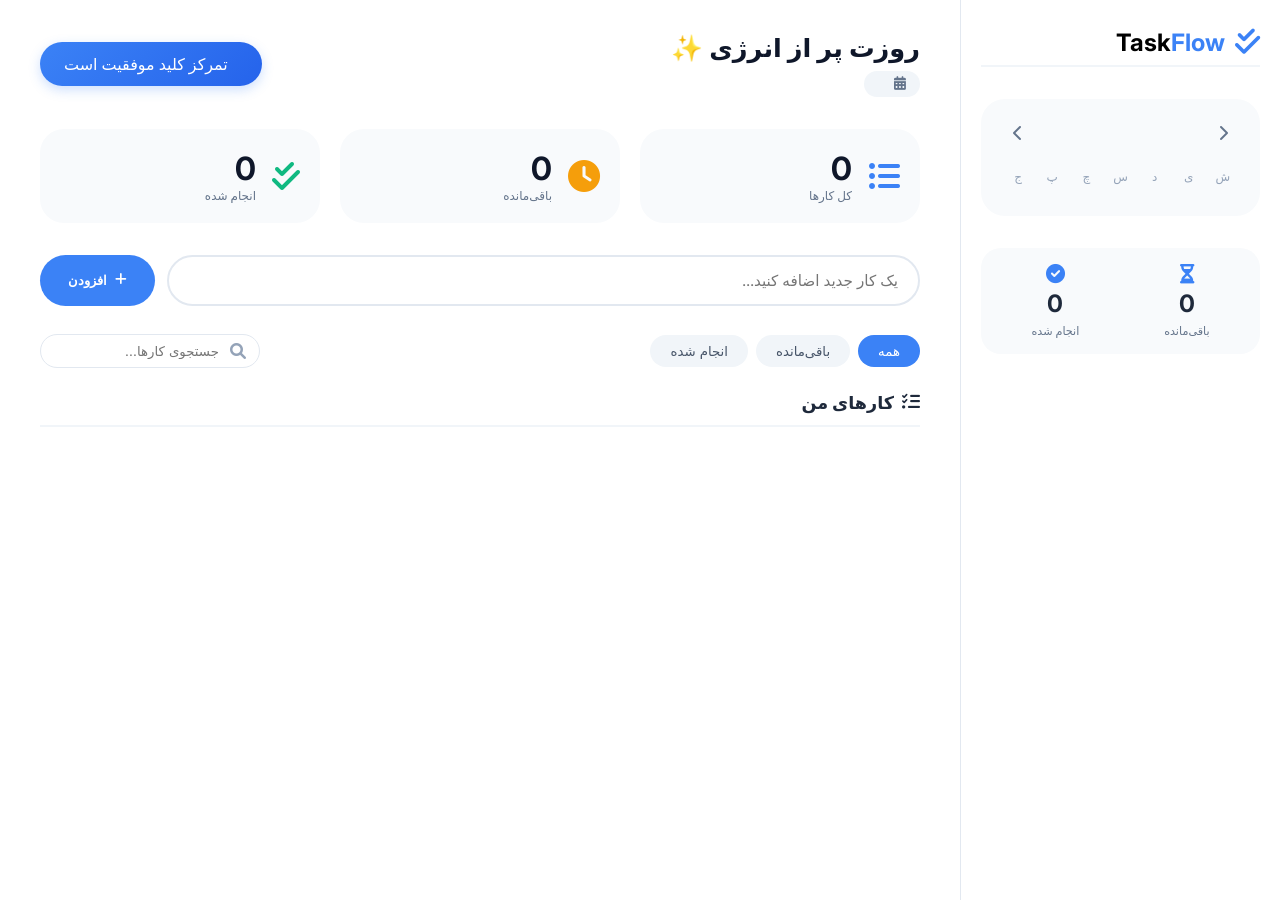
<file: index.html>
<!DOCTYPE html>
<html lang="fa" dir="rtl">
<head>
    <meta charset="UTF-8">
    <meta name="viewport" content="width=device-width, initial-scale=1.0">
    <title>TaskFlow Pro | مدیریت کارهای روزانه</title>
    <link rel="stylesheet" href="style.css">
    <link href="https://fonts.googleapis.com/css2?family=Inter:opsz,wght@14..32,300;14..32,400;14..32,500;14..32,600;14..32,700&display=swap" rel="stylesheet">
    <link rel="stylesheet" href="https://cdnjs.cloudflare.com/ajax/libs/font-awesome/6.0.0-beta3/css/all.min.css">
</head>
<body>
    <div class="app">
        <!-- سایدبار چپ با تقویم -->
        <aside class="sidebar">
            <div class="logo">
                <i class="fas fa-check-double"></i>
                <span>Task<span>Flow</span></span>
            </div>

            <!-- تقویم نمایشی حرفه‌ای -->
            <div class="calendar-wrapper">
                <div class="calendar-nav">
                    <button id="prevMonth"><i class="fas fa-chevron-right"></i></button>
                    <h3 id="monthYear"></h3>
                    <button id="nextMonth"><i class="fas fa-chevron-left"></i></button>
                </div>
                <div class="calendar-weekdays">
                    <span>ش</span><span>ی</span><span>د</span><span>س</span><span>چ</span><span>پ</span><span>ج</span>
                </div>
                <div class="calendar-days" id="calendarDays"></div>
            </div>

            <!-- آمار خلاصه در سایدبار -->
            <div class="sidebar-stats">
                <div class="sidebar-stat">
                    <i class="fas fa-hourglass-half"></i>
                    <span id="sidePending">0</span>
                    <small>باقی‌مانده</small>
                </div>
                <div class="sidebar-stat">
                    <i class="fas fa-check-circle"></i>
                    <span id="sideDone">0</span>
                    <small>انجام شده</small>
                </div>
            </div>
        </aside>

        <!-- بخش اصلی -->
        <main class="main">
            <!-- هدر با تاریخ و پیام انگیزشی -->
            <div class="main-header">
                <div class="greeting-section">
                    <h1 id="greetingText">روزت پر از انرژی ✨</h1>
                    <div class="date-badge">
                        <i class="fas fa-calendar-alt"></i>
                        <span id="weekday"></span>
                        <span id="persianDate"></span>
                    </div>
                </div>
                <div class="motivation-card" id="motivationMsg">
                    <i class="fas fa-sparkle"></i>
                    <span>تمرکز کلید موفقیت است</span>
                </div>
            </div>

            <!-- کارت آمار اصلی -->
            <div class="stats-container">
                <div class="stat-card blue">
                    <div class="stat-icon"><i class="fas fa-list-ul"></i></div>
                    <div class="stat-details">
                        <span class="stat-value" id="totalTasks">0</span>
                        <span class="stat-label">کل کارها</span>
                    </div>
                </div>
                <div class="stat-card orange">
                    <div class="stat-icon"><i class="fas fa-clock"></i></div>
                    <div class="stat-details">
                        <span class="stat-value" id="pendingTasks">0</span>
                        <span class="stat-label">باقی‌مانده</span>
                    </div>
                </div>
                <div class="stat-card green">
                    <div class="stat-icon"><i class="fas fa-check-double"></i></div>
                    <div class="stat-details">
                        <span class="stat-value" id="doneTasks">0</span>
                        <span class="stat-label">انجام شده</span>
                    </div>
                </div>
            </div>
			<!-- فرم افزودن کار -->
            <div class="add-task-bar">
                <input type="text" id="taskInput" placeholder="یک کار جدید اضافه کنید...">
                <button id="addBtn"><i class="fas fa-plus"></i> افزودن</button>
            </div>

            <!-- فیلتر و جستجو -->
            <div class="filter-bar">
                <div class="filter-buttons">
                    <button class="filter-btn active" data-filter="all">همه</button>
                    <button class="filter-btn" data-filter="pending">باقی‌مانده</button>
                    <button class="filter-btn" data-filter="completed">انجام شده</button>
                </div>
                <div class="search-box">
                    <i class="fas fa-search"></i>
                    <input type="text" id="searchInput" placeholder="جستجوی کارها...">
                </div>
            </div>

            <!-- لیست کارها -->
            <div class="tasks-container">
                <div class="tasks-header">
                    <h3><i class="fas fa-tasks"></i> کارهای من</h3>
                    <span id="tasksCount"></span>
                </div>
                <ul class="tasks-list" id="taskList"></ul>
            </div>
        </main>
    </div>

    <!-- مودال ادیت کار -->
    <div id="editModal" class="modal">
        <div class="modal-content">
            <div class="modal-header">
                <h3><i class="fas fa-pen"></i> ویرایش کار</h3>
                <button class="modal-close">&times;</button>
            </div>
            <input type="text" id="editInput" placeholder="عنوان کار">
            <button id="saveEditBtn" class="save-btn">ذخیره تغییرات</button>
        </div>
    </div>

    <script src="script.js"></script>
</body>
</html>
</file>
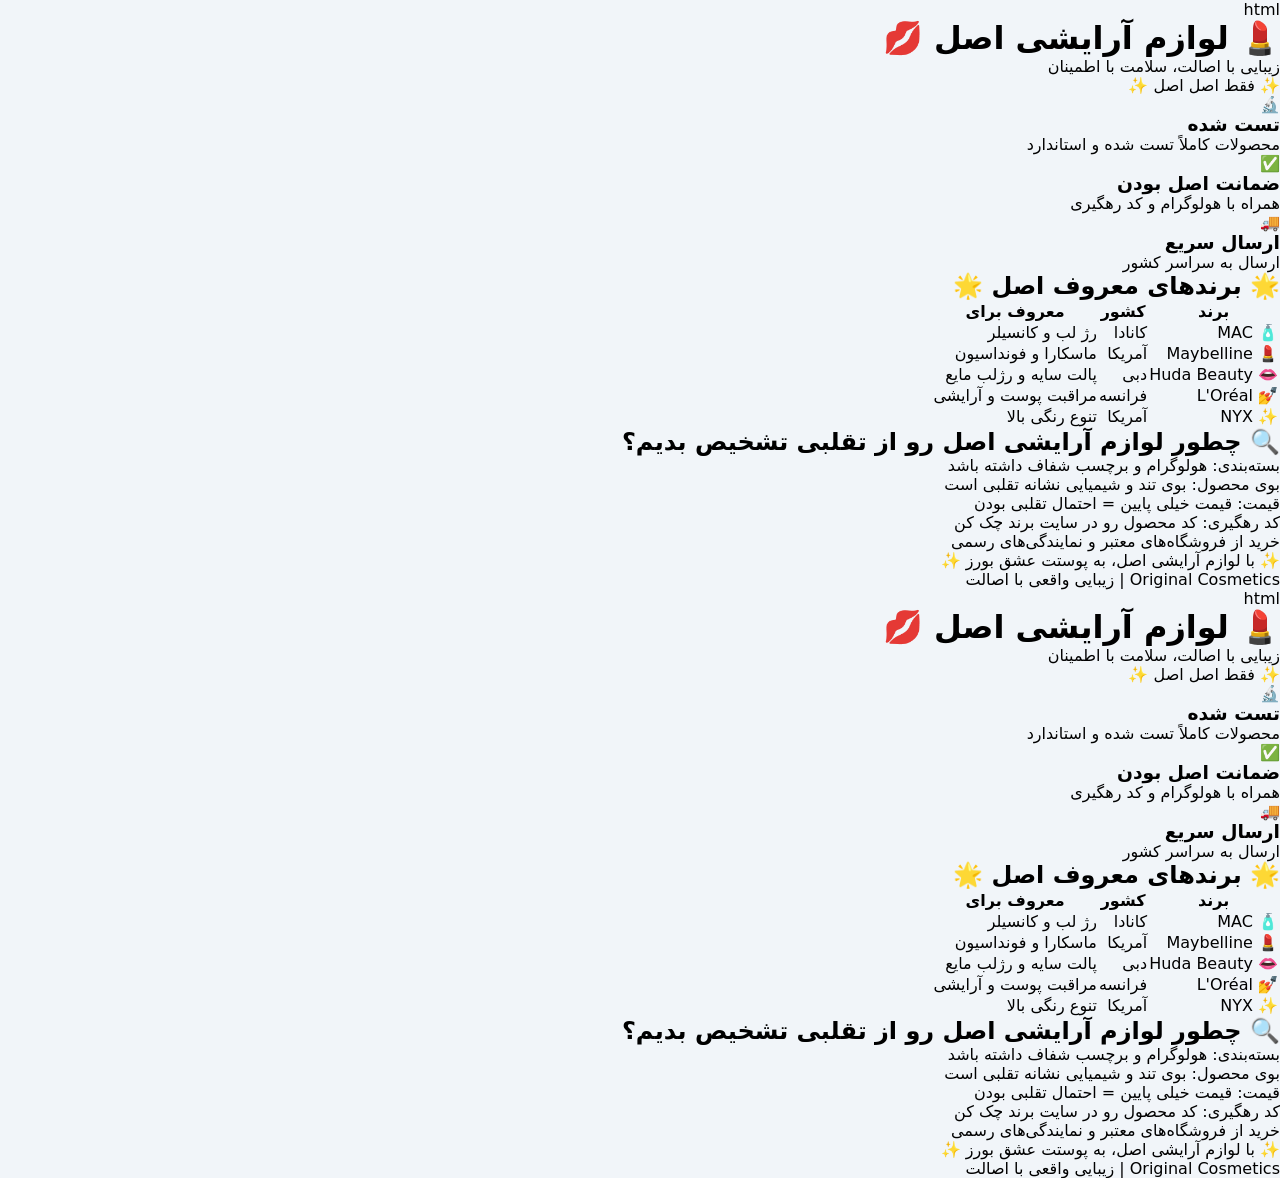
<file: index0.html>
html
<!DOCTYPE html>
<html lang="fa" dir="rtl">
<head>
    <meta charset="UTF-8">
    <meta name="viewport" content="width=device-width, initial-scale=1.0">
    <title>لوازم آرایشی اصل | Original Cosmetics</title>
    <link rel="stylesheet" href="style.css">
</head>
<body>

<div class="header">
    <h1>💄 لوازم آرایشی اصل 💋</h1>
    <p>زیبایی با اصالت، سلامت با اطمینان</p>
    <div class="badge">✨ فقط اصل اصل ✨</div>
</div>

<div class="features">
    <div class="card">
        <div class="icon">🔬</div>
        <h3>تست شده</h3>
        <p>محصولات کاملاً تست شده و استاندارد</p>
    </div>
    <div class="card">
        <div class="icon">✅</div>
        <h3>ضمانت اصل بودن</h3>
        <p>همراه با هولوگرام و کد رهگیری</p>
    </div>
    <div class="card">
        <div class="icon">🚚</div>
        <h3>ارسال سریع</h3>
        <p>ارسال به سراسر کشور</p>
    </div>
</div>

<div class="brands">
    <h2>🌟 برندهای معروف اصل 🌟</h2>
    <table>
        <thead>
            <tr><th>برند</th><th>کشور</th><th>معروف برای</th></tr>
        </thead>
        <tbody>
            <tr><td>🧴 MAC</td><td>کانادا</td><td>رژ لب و کانسیلر</td></tr>
            <tr><td>💄 Maybelline</td><td>آمریکا</td><td>ماسکارا و فونداسیون</td></tr>
            <tr><td>👄 Huda Beauty</td><td>دبی</td><td>پالت سایه و رژلب مایع</td></tr>
            <tr><td>💅 L'Oréal</td><td>فرانسه</td><td>مراقبت پوست و آرایشی</td></tr>
            <tr><td>✨ NYX</td><td>آمریکا</td><td>تنوع رنگی بالا</td></tr>
        </tbody>
    </table>
</div>

<div class="tips">
    <h2>🔍 چطور لوازم آرایشی اصل رو از تقلبی تشخیص بدیم؟</h2>
    <ul>
        <li>بسته‌بندی: هولوگرام و برچسب شفاف داشته باشد</li>
        <li>بوی محصول: بوی تند و شیمیایی نشانه تقلبی است</li>
        <li>قیمت: قیمت خیلی پایین = احتمال تقلبی بودن</li>
        <li>کد رهگیری: کد محصول رو در سایت برند چک کن</li>
        <li>خرید از فروشگاه‌های معتبر و نمایندگی‌های رسمی</li>
    </ul>
</div>

<div class="footer">
    <p>✨ با لوازم آرایشی اصل، به پوستت عشق بورز ✨</p>
    <p>Original Cosmetics | زیبایی واقعی با اصالت</p>
</div>

</body>
</html>html
<!DOCTYPE html>
<html lang="fa" dir="rtl">
<head>
    <meta charset="UTF-8">
    <meta name="viewport" content="width=device-width, initial-scale=1.0">
    <title>لوازم آرایشی اصل | Original Cosmetics</title>
    <link rel="stylesheet" href="style.css">
</head>
<body>

<div class="header">
    <h1>💄 لوازم آرایشی اصل 💋</h1>
    <p>زیبایی با اصالت، سلامت با اطمینان</p>
    <div class="badge">✨ فقط اصل اصل ✨</div>
</div>

<div class="features">
    <div class="card">
        <div class="icon">🔬</div>
        <h3>تست شده</h3>
        <p>محصولات کاملاً تست شده و استاندارد</p>
    </div>
    <div class="card">
        <div class="icon">✅</div>
        <h3>ضمانت اصل بودن</h3>
        <p>همراه با هولوگرام و کد رهگیری</p>
    </div>
    <div class="card">
        <div class="icon">🚚</div>
        <h3>ارسال سریع</h3>
        <p>ارسال به سراسر کشور</p>
    </div>
</div>

<div class="brands">
    <h2>🌟 برندهای معروف اصل 🌟</h2>
    <table>
        <thead>
            <tr><th>برند</th><th>کشور</th><th>معروف برای</th></tr>
        </thead>
        <tbody>
            <tr><td>🧴 MAC</td><td>کانادا</td><td>رژ لب و کانسیلر</td></tr>
            <tr><td>💄 Maybelline</td><td>آمریکا</td><td>ماسکارا و فونداسیون</td></tr>
            <tr><td>👄 Huda Beauty</td><td>دبی</td><td>پالت سایه و رژلب مایع</td></tr>
            <tr><td>💅 L'Oréal</td><td>فرانسه</td><td>مراقبت پوست و آرایشی</td></tr>
            <tr><td>✨ NYX</td><td>آمریکا</td><td>تنوع رنگی بالا</td></tr>
        </tbody>
    </table>
</div>

<div class="tips">
    <h2>🔍 چطور لوازم آرایشی اصل رو از تقلبی تشخیص بدیم؟</h2>
    <ul>
        <li>بسته‌بندی: هولوگرام و برچسب شفاف داشته باشد</li>
        <li>بوی محصول: بوی تند و شیمیایی نشانه تقلبی است</li>
        <li>قیمت: قیمت خیلی پایین = احتمال تقلبی بودن</li>
        <li>کد رهگیری: کد محصول رو در سایت برند چک کن</li>
        <li>خرید از فروشگاه‌های معتبر و نمایندگی‌های رسمی</li>
    </ul>
</div>

<div class="footer">
    <p>✨ با لوازم آرایشی اصل، به پوستت عشق بورز ✨</p>
    <p>Original Cosmetics | زیبایی واقعی با اصالت</p>
</div>

</body>
</html>
</file>
<file: style.css>
* {
    margin: 0;
    padding: 0;
    box-sizing: border-box;
}

body {
    font-family: 'Inter', system-ui, 'Vazirmatn', sans-serif;
    background: #f1f5f9;
    height: 100vh;
    overflow: hidden;
}

/* اپلیکیشن دو ستونه - تمام صفحه */
.app {
    display: flex;
    height: 100vh;
    width: 100%;
}

/* ========== سایدبار ========== */
.sidebar {
    width: 320px;
    background: white;
    border-left: 1px solid #e2e8f0;
    display: flex;
    flex-direction: column;
    padding: 28px 20px;
    gap: 32px;
    overflow-y: auto;
}

.logo {
    display: flex;
    align-items: center;
    gap: 10px;
    font-size: 1.5rem;
    font-weight: 700;
    padding-bottom: 8px;
    border-bottom: 2px solid #f1f5f9;
}

.logo i {
    color: #3b82f6;
    font-size: 1.8rem;
}

.logo span span {
    color: #3b82f6;
}

/* تقویم */
.calendar-wrapper {
    background: #f8fafc;
    border-radius: 24px;
    padding: 20px;
}

.calendar-nav {
    display: flex;
    justify-content: space-between;
    align-items: center;
    margin-bottom: 20px;
}

.calendar-nav button {
    background: none;
    border: none;
    font-size: 1rem;
    cursor: pointer;
    color: #64748b;
    padding: 6px 12px;
    border-radius: 8px;
    transition: 0.2s;
}

.calendar-nav button:hover {
    background: #e2e8f0;
}

.calendar-nav h3 {
    font-size: 1rem;
    font-weight: 600;
    color: #1e293b;
}

.calendar-weekdays {
    display: grid;
    grid-template-columns: repeat(7, 1fr);
    text-align: center;
    font-size: 0.75rem;
    color: #94a3b8;
    margin-bottom: 12px;
}

.calendar-days {
    display: grid;
    grid-template-columns: repeat(7, 1fr);
    gap: 4px;
}

.calendar-day {
    text-align: center;
    padding: 8px 4px;
    font-size: 0.8rem;
    border-radius: 10px;
    cursor: pointer;
    transition: 0.15s;
    color: #1e293b;
    font-weight: 500;
}

.calendar-day:hover {
    background: #e2e8f0;
}

.calendar-day.today {
    background: #3b82f6;
    color: white;
}

.calendar-day.has-task {
    position: relative;
}

.calendar-day.has-task::after {
    content: '';
    position: absolute;
    bottom: 2px;
    left: 50%;
    transform: translateX(-50%);
    width: 4px;
    height: 4px;
    background: #3b82f6;
    border-radius: 50%;
}

.calendar-day.today.has-task::after {
    background: white;
}

/* آمار سایدبار */
.sidebar-stats {
    display: flex;
    gap: 16px;
    justify-content: space-around;
    background: #f8fafc;
    border-radius: 20px;
    padding: 16px;
}

.sidebar-stat {
    text-align: center;
    display: flex;
    flex-direction: column;
    gap: 6px;
}

.sidebar-stat i {
    font-size: 1.2rem;
    color: #3b82f6;
}

.sidebar-stat span {
    font-size: 1.5rem;
    font-weight: 700;
    color: #1e293b;
}

.sidebar-stat small {
    font-size: 0.7rem;
    color: #64748b;
}

/* ========== بخش اصلی ========== */
.main {
    flex: 1;
    overflow-y: auto;
    padding: 32px 40px;
    background: #ffffff;
}

/* هدر */
.main-header {
    display: flex;
    justify-content: space-between;
    align-items: center;
    flex-wrap: wrap;
    gap: 20px;
    margin-bottom: 32px;
}

.greeting-section h1 {
    font-size: 1.6rem;
    font-weight: 600;
    color: #0f172a;
    margin-bottom: 8px;
}

.date-badge {
    display: flex;
    align-items: center;
    gap: 8px;
    color: #64748b;
    font-size: 0.85rem;
    background: #f1f5f9;
    padding: 6px 14px;
    border-radius: 60px;
    width: fit-content;
}

.motivation-card {
    background: linear-gradient(135deg, #3b82f6, #2563eb);
    padding: 12px 24px;
    border-radius: 60px;
    color: white;
    font-weight: 500;
    display: flex;
    align-items: center;
    gap: 10px;
    box-shadow: 0 4px 12px rgba(59, 130, 246, 0.25);
}

/* کارت آمار */
.stats-container {
    display: grid;
    grid-template-columns: repeat(3, 1fr);
    gap: 20px;
    margin-bottom: 32px;
}

.stat-card {
    background: #f8fafc;
    border-radius: 24px;
    padding: 20px;
    display: flex;
    align-items: center;
    gap: 16px;
    transition: 0.2s;
}

.stat-card:hover {
    transform: translateY(-2px);
}
.stat-icon i {
    font-size: 2rem;
}

.stat-card.blue .stat-icon i { color: #3b82f6; }
.stat-card.orange .stat-icon i { color: #f59e0b; }
.stat-card.green .stat-icon i { color: #10b981; }

.stat-details {
    display: flex;
    flex-direction: column;
}

.stat-value {
    font-size: 2rem;
    font-weight: 700;
    color: #0f172a;
}

.stat-label {
    font-size: 0.75rem;
    color: #64748b;
}

/* نوار افزودن کار */
.add-task-bar {
    display: flex;
    gap: 12px;
    margin-bottom: 28px;
}

.add-task-bar input {
    flex: 1;
    padding: 14px 20px;
    border: 2px solid #e2e8f0;
    border-radius: 60px;
    font-size: 0.95rem;
    font-family: inherit;
    transition: 0.2s;
}

.add-task-bar input:focus {
    outline: none;
    border-color: #3b82f6;
    box-shadow: 0 0 0 3px rgba(59, 130, 246, 0.1);
}

.add-task-bar button {
    background: #3b82f6;
    border: none;
    padding: 0 28px;
    border-radius: 60px;
    color: white;
    font-weight: 600;
    cursor: pointer;
    display: flex;
    align-items: center;
    gap: 8px;
    transition: 0.2s;
}

.add-task-bar button:hover {
    background: #2563eb;
    transform: scale(1.02);
}

/* فیلتر */
.filter-bar {
    display: flex;
    justify-content: space-between;
    align-items: center;
    flex-wrap: wrap;
    gap: 16px;
    margin-bottom: 24px;
}

.filter-buttons {
    display: flex;
    gap: 8px;
}

.filter-btn {
    padding: 8px 20px;
    border-radius: 40px;
    border: none;
    background: #f1f5f9;
    font-family: inherit;
    font-weight: 500;
    cursor: pointer;
    transition: 0.2s;
    color: #475569;
}

.filter-btn.active {
    background: #3b82f6;
    color: white;
}

.search-box {
    position: relative;
}

.search-box i {
    position: absolute;
    right: 14px;
    top: 50%;
    transform: translateY(-50%);
    color: #94a3b8;
}

.search-box input {
    padding: 8px 40px 8px 16px;
    border: 1px solid #e2e8f0;
    border-radius: 40px;
    font-family: inherit;
    width: 220px;
}

/* لیست کارها */
.tasks-container {
    background: #ffffff;
    border-radius: 24px;
}

.tasks-header {
    display: flex;
    justify-content: space-between;
    align-items: baseline;
    margin-bottom: 20px;
    padding-bottom: 12px;
    border-bottom: 2px solid #f1f5f9;
}

.tasks-header h3 {
    font-size: 1.1rem;
    color: #1e293b;
    display: flex;
    align-items: center;
    gap: 8px;
}

.tasks-list {
    list-style: none;
    display: flex;
    flex-direction: column;
    gap: 10px;
    max-height: 400px;
    overflow-y: auto;
}

/* آیتم تسک */
.task-item {
    background: #f8fafc;
    border-radius: 16px;
    padding: 14px 18px;
    display: flex;
    align-items: center;
    justify-content: space-between;
    transition: 0.2s;
    animation: slideIn 0.25s ease;
}

@keyframes slideIn {
    from {
        opacity: 0;
        transform: translateY(8px);
    }
    to {
        opacity: 1;
        transform: translateY(0);
    }
}

.task-item:hover {
    background: #f1f5f9;
    transform: translateX(-4px);
}

.task-left {
    display: flex;
    align-items: center;
    gap: 14px;
    flex: 1;
}

.check-circle {
    width: 24px;
    height: 24px;
    border-radius: 50%;
    border: 2px solid #cbd5e1;
    background: white;
    cursor: pointer;
    display: flex;
    align-items: center;
    justify-content: center;
    transition: 0.2s;
}

.check-circle.completed {
    background: #10b981;
    border-color: #10b981;
    color: white;
}

.check-circle i {
    font-size: 0.7rem;
}

.task-text {
    font-size: 0.95rem;
    font-weight: 500;
    color: #1e293b;
}

.task-item.completed .task-text {
    text-decoration: line-through;
    color: #94a3b8;
}

.task-actions {
    display: flex;
    gap: 6px;
}

.edit-task, .delete-task {
    background: none;
    border: none;
    padding: 6px;
    border-radius: 8px;
    cursor: pointer;
    color: #94a3b8;
    transition: 0.2s;
}

.edit-task:hover {
    color: #3b82f6;
    background: #eff6ff;
}

.delete-task:hover {
    color: #ef4444;
    background: #fef2f2;
}
/* حالت خالی */
.empty-state {
    text-align: center;
    padding: 48px;
    color: #94a3b8;
}

.empty-state i {
    font-size: 3rem;
    margin-bottom: 12px;
    opacity: 0.5;
}

/* مودال */
.modal {
    display: none;
    position: fixed;
    top: 0;
    left: 0;
    width: 100%;
    height: 100%;
    background: rgba(0, 0, 0, 0.5);
    justify-content: center;
    align-items: center;
    z-index: 1000;
}

.modal-content {
    background: white;
    border-radius: 28px;
    width: 400px;
    max-width: 90%;
    padding: 28px;
}

.modal-header {
    display: flex;
    justify-content: space-between;
    align-items: center;
    margin-bottom: 20px;
}

.modal-close {
    background: none;
    border: none;
    font-size: 1.5rem;
    cursor: pointer;
    color: #94a3b8;
}

.modal-content input {
    width: 100%;
    padding: 14px 16px;
    border: 2px solid #e2e8f0;
    border-radius: 60px;
    font-family: inherit;
    margin-bottom: 20px;
}

.save-btn {
    width: 100%;
    padding: 12px;
    background: #3b82f6;
    border: none;
    border-radius: 60px;
    color: white;
    font-weight: 600;
    cursor: pointer;
}

/* اسکرول */
::-webkit-scrollbar {
    width: 6px;
}

::-webkit-scrollbar-track {
    background: #e2e8f0;
    border-radius: 10px;
}

::-webkit-scrollbar-thumb {
    background: #94a3b8;
    border-radius: 10px;
}
</file>
